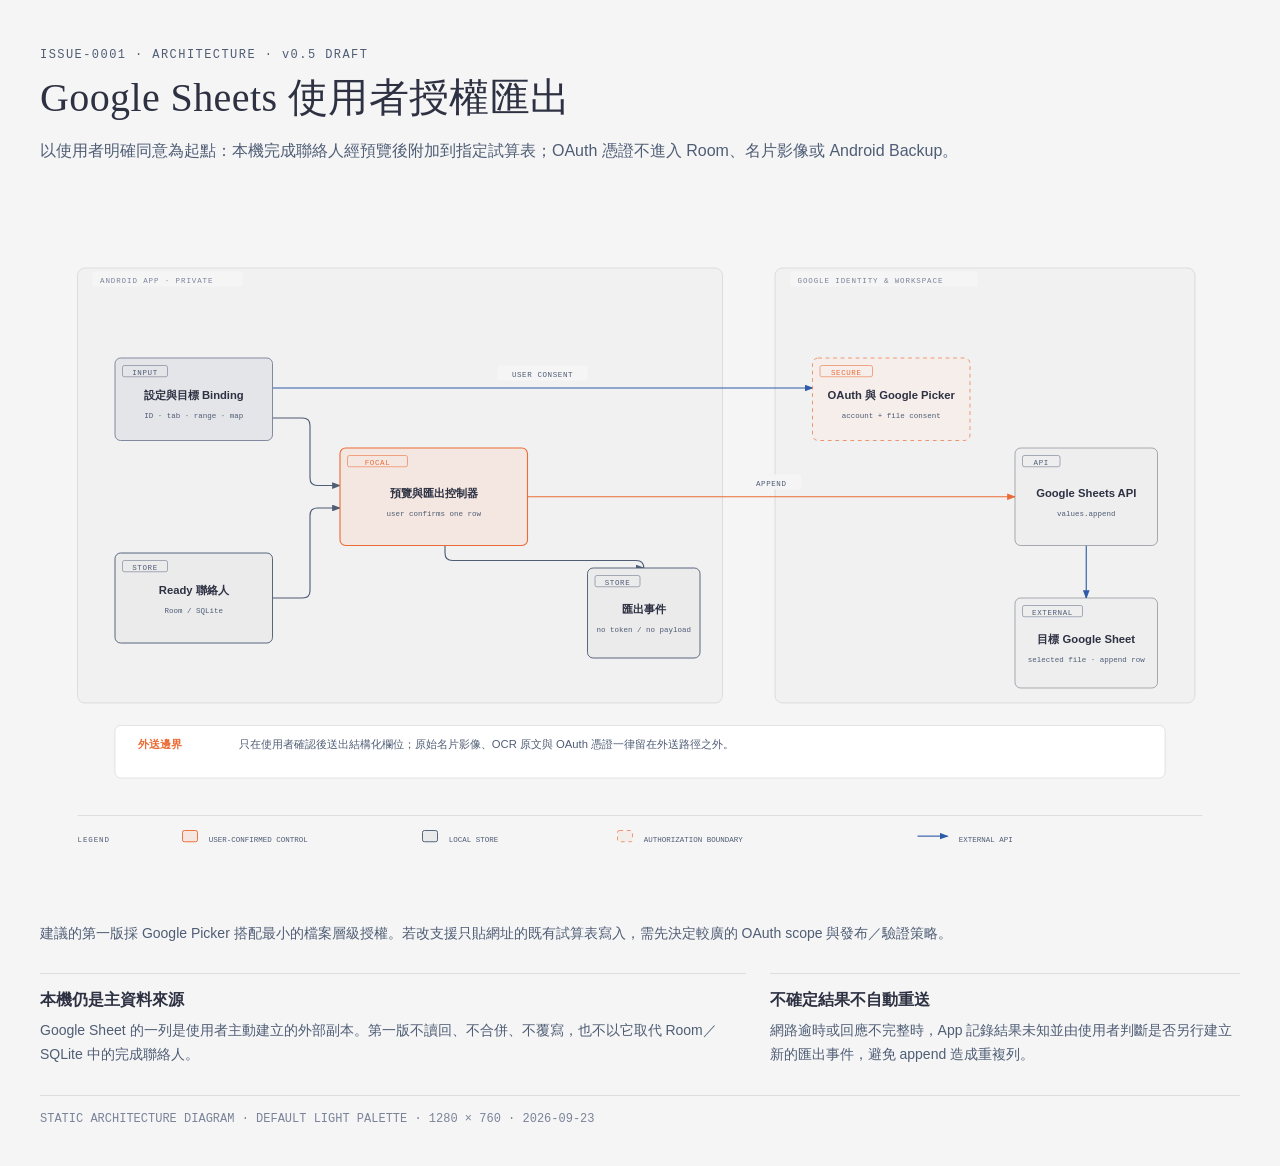
<file: Architecture/diagrams/AR-ISSUE-0001-google-sheets-integration-v0.5.html>
<!doctype html>
<html lang="zh-Hant">
<head>
  <meta charset="utf-8">
  <meta name="viewport" content="width=device-width, initial-scale=1">
  <title>Google Sheets 使用者授權匯出架構</title>
  <style>
    :root { --paper:#f5f5f5; --paper-2:#ffffff; --ink:#2d3142; --muted:#4f5d75; --soft:#7a8399; --rule:rgba(45,49,66,.12); --accent:#eb6c36; --accent-tint:rgba(235,108,54,.10); --link:#2e5aa8; }
    * { box-sizing:border-box; }
    body { margin:0; background:var(--paper); color:var(--ink); font-family:"Noto Sans TC","Microsoft JhengHei","Microsoft YaHei",Geist,Arial,sans-serif; }
    main { max-width:1360px; margin:0 auto; padding:48px 40px 40px; }
    .eyebrow { margin:0 0 8px; color:var(--muted); font:500 12px "Geist Mono", monospace; letter-spacing:.12em; }
    h1 { margin:0; font:400 40px "Noto Serif TC","PMingLiU","Noto Serif CJK TC","Instrument Serif",serif; letter-spacing:.01em; }
    .subtitle { max-width:920px; margin:12px 0 28px; color:var(--muted); font-size:16px; line-height:1.75; }
    figure { margin:0; }
    svg { display:block; width:100%; height:auto; }
    figcaption { margin-top:16px; color:var(--muted); font-size:14px; line-height:1.7; }
    .notes { display:grid; grid-template-columns:1.2fr .8fr; gap:24px; margin-top:28px; }
    .note { border-top:1px solid var(--rule); padding-top:16px; }
    .note h2 { margin:0 0 8px; font-size:16px; font-weight:600; }
    .note p { margin:0; color:var(--muted); font-size:14px; line-height:1.7; }
    footer { border-top:1px solid var(--rule); margin-top:28px; padding-top:16px; color:var(--soft); font:12px "Geist Mono", monospace; }
  </style>
</head>
<body>
  <main>
    <p class="eyebrow">ISSUE-0001 · ARCHITECTURE · v0.5 DRAFT</p>
    <h1>Google Sheets 使用者授權匯出</h1>
    <p class="subtitle">以使用者明確同意為起點：本機完成聯絡人經預覽後附加到指定試算表；OAuth 憑證不進入 Room、名片影像或 Android Backup。</p>

    <figure>
      <svg viewBox="0 0 1280 760" role="img" aria-labelledby="google-sheets-v05-title google-sheets-v05-desc">
        <title id="google-sheets-v05-title">Google Sheets 使用者授權匯出架構</title>
        <desc id="google-sheets-v05-desc">架構圖顯示 Android App 將本機完成聯絡人經使用者確認、Google OAuth 和 Sheets API 附加到選定試算表，並在本機保存不含憑證的匯出事件。</desc>
        <defs>
          <marker id="arrow" markerWidth="8" markerHeight="6" refX="7" refY="3" orient="auto"><polygon points="0 0, 8 3, 0 6" fill="#4f5d75"/></marker>
          <marker id="arrow-accent" markerWidth="8" markerHeight="6" refX="7" refY="3" orient="auto"><polygon points="0 0, 8 3, 0 6" fill="#eb6c36"/></marker>
          <marker id="arrow-link" markerWidth="8" markerHeight="6" refX="7" refY="3" orient="auto"><polygon points="0 0, 8 3, 0 6" fill="#2e5aa8"/></marker>
        </defs>

        <rect width="1280" height="760" fill="#f5f5f5"/>

        <!-- Trust zones -->
        <rect x="40" y="80" width="688" height="464" rx="8" fill="rgba(45,49,66,.02)" stroke="rgba(45,49,66,.12)" stroke-width="1"/>
        <rect x="56" y="84" width="160" height="16" rx="2" fill="#f5f5f5"/>
        <text x="64" y="96" fill="#7a8399" font-size="8" font-family="'Geist Mono', monospace" letter-spacing=".12em">ANDROID APP · PRIVATE</text>
        <rect x="784" y="80" width="448" height="464" rx="8" fill="rgba(45,49,66,.02)" stroke="rgba(45,49,66,.12)" stroke-width="1"/>
        <rect x="800" y="84" width="200" height="16" rx="2" fill="#f5f5f5"/>
        <text x="808" y="96" fill="#7a8399" font-size="8" font-family="'Geist Mono', monospace" letter-spacing=".12em">GOOGLE IDENTITY &amp; WORKSPACE</text>

        <!-- Connectors are intentionally before nodes. -->
        <line x1="248" y1="208" x2="824" y2="208" stroke="#2e5aa8" stroke-width="1.2" marker-end="url(#arrow-link)"/>
        <rect x="488" y="184" width="96" height="16" rx="2" fill="#f5f5f5"/>
        <text x="536" y="196" fill="#4f5d75" font-size="8" font-family="'Geist Mono', monospace" text-anchor="middle" letter-spacing=".08em">USER CONSENT</text>

        <path d="M 248,240 H 280 Q 288,240 288,248 V 304 Q 288,312 296,312 H 320" fill="none" stroke="#4f5d75" stroke-width="1.2" marker-end="url(#arrow)"/>
        <path d="M 248,432 H 280 Q 288,432 288,424 V 344 Q 288,336 296,336 H 320" fill="none" stroke="#4f5d75" stroke-width="1.2" marker-end="url(#arrow)"/>

        <line x1="520" y1="324" x2="1040" y2="324" stroke="#eb6c36" stroke-width="1.2" marker-end="url(#arrow-accent)"/>
        <rect x="748" y="300" width="64" height="16" rx="2" fill="#f5f5f5"/>
        <text x="780" y="312" fill="#4f5d75" font-size="8" font-family="'Geist Mono', monospace" text-anchor="middle" letter-spacing=".08em">APPEND</text>

        <path d="M 432,376 V 384 Q 432,392 440,392 H 636 Q 644,392 644,400 V 400" fill="none" stroke="#4f5d75" stroke-width="1.2" marker-end="url(#arrow)"/>
        <line x1="1116" y1="376" x2="1116" y2="432" stroke="#2e5aa8" stroke-width="1.2" marker-end="url(#arrow-link)"/>

        <!-- Android App nodes -->
        <rect x="80" y="176" width="168" height="88" rx="6" fill="#f5f5f5"/>
        <rect x="80" y="176" width="168" height="88" rx="6" fill="rgba(79,93,117,.10)" stroke="#7a8399" stroke-width="1"/>
        <rect x="88" y="184" width="48" height="12" rx="2" fill="transparent" stroke="rgba(79,93,117,.50)" stroke-width="1"/>
        <text x="112" y="194" fill="#4f5d75" font-size="8" font-family="'Geist Mono', monospace" text-anchor="middle" letter-spacing=".08em">INPUT</text>
        <text x="164" y="220" fill="#2d3142" font-size="12" font-weight="600" font-family="'Noto Sans TC', Geist, sans-serif" text-anchor="middle">設定與目標 Binding</text>
        <text x="164" y="240" fill="#4f5d75" font-size="8" font-family="'Geist Mono', monospace" text-anchor="middle">ID · tab · range · map</text>

        <rect x="80" y="384" width="168" height="96" rx="6" fill="#f5f5f5"/>
        <rect x="80" y="384" width="168" height="96" rx="6" fill="rgba(45,49,66,.05)" stroke="#4f5d75" stroke-width="1"/>
        <rect x="88" y="392" width="48" height="12" rx="2" fill="transparent" stroke="rgba(79,93,117,.50)" stroke-width="1"/>
        <text x="112" y="402" fill="#4f5d75" font-size="8" font-family="'Geist Mono', monospace" text-anchor="middle" letter-spacing=".08em">STORE</text>
        <text x="164" y="428" fill="#2d3142" font-size="12" font-weight="600" font-family="'Noto Sans TC', Geist, sans-serif" text-anchor="middle">Ready 聯絡人</text>
        <text x="164" y="448" fill="#4f5d75" font-size="8" font-family="'Geist Mono', monospace" text-anchor="middle">Room / SQLite</text>

        <rect x="320" y="272" width="200" height="104" rx="6" fill="#f5f5f5"/>
        <rect x="320" y="272" width="200" height="104" rx="6" fill="rgba(235,108,54,.10)" stroke="#eb6c36" stroke-width="1.2"/>
        <rect x="328" y="280" width="64" height="12" rx="2" fill="transparent" stroke="rgba(235,108,54,.60)" stroke-width="1"/>
        <text x="360" y="290" fill="#eb6c36" font-size="8" font-family="'Geist Mono', monospace" text-anchor="middle" letter-spacing=".08em">FOCAL</text>
        <text x="420" y="324" fill="#2d3142" font-size="12" font-weight="600" font-family="'Noto Sans TC', Geist, sans-serif" text-anchor="middle">預覽與匯出控制器</text>
        <text x="420" y="344" fill="#4f5d75" font-size="8" font-family="'Geist Mono', monospace" text-anchor="middle">user confirms one row</text>

        <rect x="584" y="400" width="120" height="96" rx="6" fill="#f5f5f5"/>
        <rect x="584" y="400" width="120" height="96" rx="6" fill="rgba(45,49,66,.05)" stroke="#4f5d75" stroke-width="1"/>
        <rect x="592" y="408" width="48" height="12" rx="2" fill="transparent" stroke="rgba(79,93,117,.50)" stroke-width="1"/>
        <text x="616" y="418" fill="#4f5d75" font-size="8" font-family="'Geist Mono', monospace" text-anchor="middle" letter-spacing=".08em">STORE</text>
        <text x="644" y="448" fill="#2d3142" font-size="12" font-weight="600" font-family="'Noto Sans TC', Geist, sans-serif" text-anchor="middle">匯出事件</text>
        <text x="644" y="468" fill="#4f5d75" font-size="8" font-family="'Geist Mono', monospace" text-anchor="middle">no token / no payload</text>

        <!-- Google Workspace nodes -->
        <rect x="824" y="176" width="168" height="88" rx="6" fill="#f5f5f5"/>
        <rect x="824" y="176" width="168" height="88" rx="6" fill="rgba(235,108,54,.05)" stroke="rgba(235,108,54,.72)" stroke-width="1" stroke-dasharray="4,4"/>
        <rect x="832" y="184" width="56" height="12" rx="2" fill="transparent" stroke="rgba(235,108,54,.60)" stroke-width="1"/>
        <text x="860" y="194" fill="#eb6c36" font-size="8" font-family="'Geist Mono', monospace" text-anchor="middle" letter-spacing=".08em">SECURE</text>
        <text x="908" y="220" fill="#2d3142" font-size="12" font-weight="600" font-family="'Noto Sans TC', Geist, sans-serif" text-anchor="middle">OAuth 與 Google Picker</text>
        <text x="908" y="240" fill="#4f5d75" font-size="8" font-family="'Geist Mono', monospace" text-anchor="middle">account + file consent</text>

        <rect x="1040" y="272" width="152" height="104" rx="6" fill="#f5f5f5"/>
        <rect x="1040" y="272" width="152" height="104" rx="6" fill="rgba(45,49,66,.03)" stroke="rgba(45,49,66,.40)" stroke-width="1"/>
        <rect x="1048" y="280" width="40" height="12" rx="2" fill="transparent" stroke="rgba(79,93,117,.50)" stroke-width="1"/>
        <text x="1068" y="290" fill="#4f5d75" font-size="8" font-family="'Geist Mono', monospace" text-anchor="middle" letter-spacing=".08em">API</text>
        <text x="1116" y="324" fill="#2d3142" font-size="12" font-weight="600" font-family="'Noto Sans TC', Geist, sans-serif" text-anchor="middle">Google Sheets API</text>
        <text x="1116" y="344" fill="#4f5d75" font-size="8" font-family="'Geist Mono', monospace" text-anchor="middle">values.append</text>

        <rect x="1040" y="432" width="152" height="96" rx="6" fill="#f5f5f5"/>
        <rect x="1040" y="432" width="152" height="96" rx="6" fill="rgba(45,49,66,.03)" stroke="rgba(45,49,66,.40)" stroke-width="1"/>
        <rect x="1048" y="440" width="64" height="12" rx="2" fill="transparent" stroke="rgba(79,93,117,.50)" stroke-width="1"/>
        <text x="1080" y="450" fill="#4f5d75" font-size="8" font-family="'Geist Mono', monospace" text-anchor="middle" letter-spacing=".08em">EXTERNAL</text>
        <text x="1116" y="480" fill="#2d3142" font-size="12" font-weight="600" font-family="'Noto Sans TC', Geist, sans-serif" text-anchor="middle">目標 Google Sheet</text>
        <text x="1116" y="500" fill="#4f5d75" font-size="8" font-family="'Geist Mono', monospace" text-anchor="middle">selected file · append row</text>

        <!-- Boundary statement -->
        <rect x="80" y="568" width="1120" height="56" rx="6" fill="#ffffff" stroke="rgba(45,49,66,.12)" stroke-width="1"/>
        <text x="104" y="592" fill="#eb6c36" font-size="12" font-weight="600" font-family="'Noto Sans TC', Geist, sans-serif">外送邊界</text>
        <text x="212" y="592" fill="#4f5d75" font-size="12" font-family="'Noto Sans TC', Geist, sans-serif">只在使用者確認後送出結構化欄位；原始名片影像、OCR 原文與 OAuth 憑證一律留在外送路徑之外。</text>

        <!-- Legend below diagram area -->
        <line x1="40" y1="664" x2="1240" y2="664" stroke="rgba(45,49,66,.12)" stroke-width="1"/>
        <text x="40" y="692" fill="#4f5d75" font-size="8" font-family="'Geist Mono', monospace" letter-spacing=".12em">LEGEND</text>
        <rect x="152" y="680" width="16" height="12" rx="2" fill="rgba(235,108,54,.10)" stroke="#eb6c36" stroke-width="1"/>
        <text x="180" y="692" fill="#4f5d75" font-size="8" font-family="'Geist Mono', monospace">USER-CONFIRMED CONTROL</text>
        <rect x="408" y="680" width="16" height="12" rx="2" fill="rgba(45,49,66,.05)" stroke="#4f5d75" stroke-width="1"/>
        <text x="436" y="692" fill="#4f5d75" font-size="8" font-family="'Geist Mono', monospace">LOCAL STORE</text>
        <rect x="616" y="680" width="16" height="12" rx="2" fill="rgba(235,108,54,.05)" stroke="rgba(235,108,54,.72)" stroke-width="1" stroke-dasharray="4,4"/>
        <text x="644" y="692" fill="#4f5d75" font-size="8" font-family="'Geist Mono', monospace">AUTHORIZATION BOUNDARY</text>
        <line x1="936" y1="686" x2="968" y2="686" stroke="#2e5aa8" stroke-width="1.2" marker-end="url(#arrow-link)"/>
        <text x="980" y="692" fill="#4f5d75" font-size="8" font-family="'Geist Mono', monospace">EXTERNAL API</text>
      </svg>
      <figcaption>建議的第一版採 Google Picker 搭配最小的檔案層級授權。若改支援只貼網址的既有試算表寫入，需先決定較廣的 OAuth scope 與發布／驗證策略。</figcaption>
    </figure>

    <section class="notes" aria-label="圖表補充說明">
      <article class="note">
        <h2>本機仍是主資料來源</h2>
        <p>Google Sheet 的一列是使用者主動建立的外部副本。第一版不讀回、不合併、不覆寫，也不以它取代 Room／SQLite 中的完成聯絡人。</p>
      </article>
      <article class="note">
        <h2>不確定結果不自動重送</h2>
        <p>網路逾時或回應不完整時，App 記錄結果未知並由使用者判斷是否另行建立新的匯出事件，避免 append 造成重複列。</p>
      </article>
    </section>

    <footer>STATIC ARCHITECTURE DIAGRAM · DEFAULT LIGHT PALETTE · 1280 × 760 · 2026-09-23</footer>
  </main>
</body>
</html>
</file>
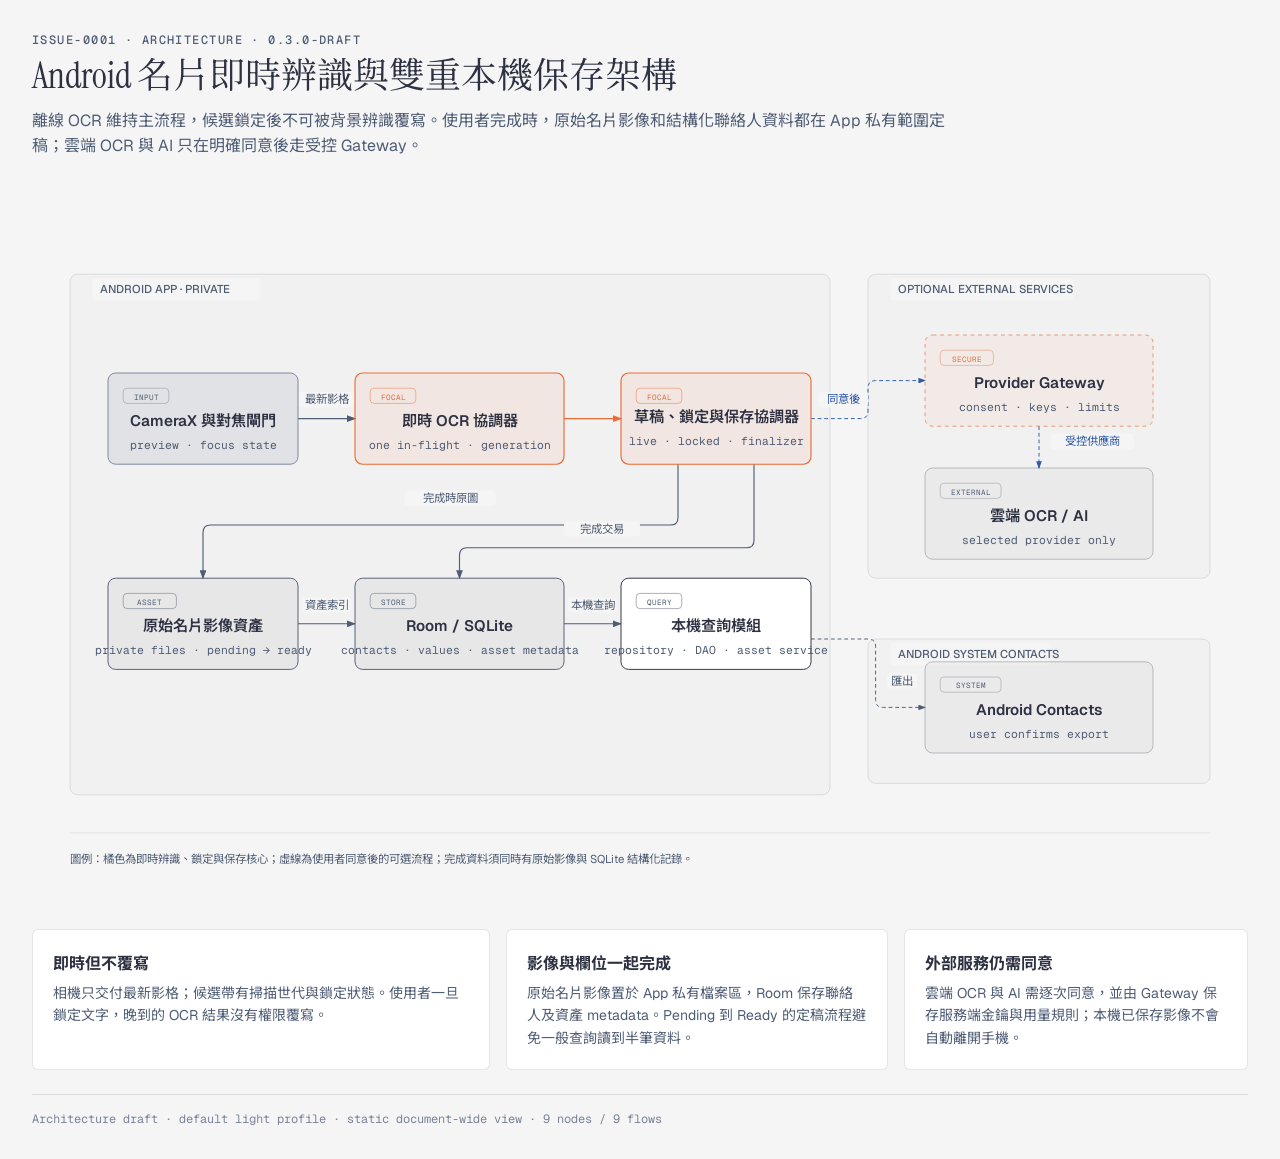
<file: Architecture/diagrams/AR-ISSUE-0001-system-architecture-v0.3.html>
<!doctype html>
<html lang="zh-Hant">
<head>
  <meta charset="utf-8">
  <meta name="viewport" content="width=device-width, initial-scale=1">
  <title>Android 名片辨識系統架構 v0.3</title>
  <link href="https://fonts.googleapis.com/css2?family=Instrument+Serif:ital@0;1&family=Geist:wght@400;500;600&family=Geist+Mono:wght@400;500;600&family=Noto+Sans+TC:wght@400;500;600&family=Noto+Serif+TC:wght@400&display=swap" rel="stylesheet">
  <style>
    :root {
      --paper: #f5f5f5;
      --ink: #2d3142;
      --muted: #4f5d75;
      --soft: #7a8399;
      --rule: rgba(45, 49, 66, 0.12);
      --accent: #eb6c36;
      --accent-tint: rgba(235, 108, 54, 0.08);
      --link: #2e5aa8;
    }

    * { box-sizing: border-box; }

    body {
      margin: 0;
      padding: 32px;
      color: var(--ink);
      background: var(--paper);
      font-family: "Geist", "Noto Sans TC", "Microsoft JhengHei", sans-serif;
    }

    main { width: min(1280px, 100%); margin: 0 auto; }

    .eyebrow {
      margin: 0 0 8px;
      color: var(--muted);
      font-family: "Geist Mono", monospace;
      font-size: 12px;
      font-weight: 500;
      letter-spacing: 0.12em;
    }

    h1 {
      margin: 0;
      font-family: "Instrument Serif", "Noto Serif TC", serif;
      font-size: 36px;
      font-weight: 400;
      line-height: 1.1;
    }

    .subtitle {
      max-width: 920px;
      margin: 12px 0 24px;
      color: var(--muted);
      font-size: 16px;
      line-height: 1.6;
    }

    svg { display: block; width: 100%; height: auto; }

    .summary {
      display: grid;
      grid-template-columns: 1.2fr 1fr 0.9fr;
      gap: 16px;
      margin-top: 24px;
    }

    .card {
      padding: 20px;
      background: #ffffff;
      border: 1px solid var(--rule);
      border-radius: 6px;
    }

    .card h2 { margin: 0 0 8px; font-size: 16px; }
    .card p { margin: 0; color: var(--muted); font-size: 14px; line-height: 1.6; }

    footer {
      margin-top: 24px;
      padding-top: 16px;
      border-top: 1px solid var(--rule);
      color: var(--soft);
      font-family: "Geist Mono", monospace;
      font-size: 12px;
    }

    @media (max-width: 760px) {
      body { padding: 16px; }
      h1 { font-size: 32px; }
      .summary { grid-template-columns: 1fr; }
    }
  </style>
</head>
<body>
  <main>
    <p class="eyebrow">ISSUE-0001 · ARCHITECTURE · 0.3.0-DRAFT</p>
    <h1>Android 名片即時辨識與雙重本機保存架構</h1>
    <p class="subtitle">離線 OCR 維持主流程，候選鎖定後不可被背景辨識覆寫。使用者完成時，原始名片影像和結構化聯絡人資料都在 App 私有範圍定稿；雲端 OCR 與 AI 只在明確同意後走受控 Gateway。</p>

    <svg viewBox="0 0 1280 760" role="img" aria-labelledby="ar-issue-0001-v03-title ar-issue-0001-v03-desc">
      <title id="ar-issue-0001-v03-title">Android 名片辨識與雙重本機保存架構</title>
      <desc id="ar-issue-0001-v03-desc">架構圖呈現 Android 相機、即時 OCR、欄位鎖定、私有原始影像、Room SQLite、可選雲端 Gateway 與 Android Contacts 的資料流和信任邊界。</desc>
      <defs>
        <marker id="ar-issue-0001-v03-arrow" markerWidth="8" markerHeight="6" refX="7" refY="3" orient="auto">
          <polygon points="0 0, 8 3, 0 6" fill="#4f5d75"/>
        </marker>
        <marker id="ar-issue-0001-v03-arrow-accent" markerWidth="8" markerHeight="6" refX="7" refY="3" orient="auto">
          <polygon points="0 0, 8 3, 0 6" fill="#eb6c36"/>
        </marker>
        <marker id="ar-issue-0001-v03-arrow-link" markerWidth="8" markerHeight="6" refX="7" refY="3" orient="auto">
          <polygon points="0 0, 8 3, 0 6" fill="#2e5aa8"/>
        </marker>
      </defs>

      <rect width="1280" height="760" fill="#f5f5f5"/>

      <rect x="40" y="96" width="800" height="548" rx="8" fill="rgba(45,49,66,0.02)" stroke="rgba(45,49,66,0.16)" stroke-width="0.8"/>
      <rect x="64" y="100" width="176" height="24" rx="4" fill="#f5f5f5"/>
      <text x="72" y="116" fill="#4f5d75" font-size="12" font-weight="500" font-family="'Geist', 'Noto Sans TC', sans-serif">ANDROID APP · PRIVATE</text>

      <rect x="880" y="96" width="360" height="320" rx="8" fill="rgba(45,49,66,0.02)" stroke="rgba(45,49,66,0.16)" stroke-width="0.8"/>
      <rect x="904" y="100" width="192" height="24" rx="4" fill="#f5f5f5"/>
      <text x="912" y="116" fill="#4f5d75" font-size="12" font-weight="500" font-family="'Geist', 'Noto Sans TC', sans-serif">OPTIONAL EXTERNAL SERVICES</text>

      <rect x="880" y="480" width="360" height="152" rx="8" fill="rgba(45,49,66,0.02)" stroke="rgba(45,49,66,0.16)" stroke-width="0.8"/>
      <rect x="904" y="484" width="168" height="24" rx="4" fill="#f5f5f5"/>
      <text x="912" y="500" fill="#4f5d75" font-size="12" font-weight="500" font-family="'Geist', 'Noto Sans TC', sans-serif">ANDROID SYSTEM CONTACTS</text>

      <!-- connectors: drawn before nodes -->
      <path d="M 280,248 H 340" fill="none" stroke="#4f5d75" stroke-width="1.2" marker-end="url(#ar-issue-0001-v03-arrow)"/>
      <rect x="280" y="220" width="60" height="16" rx="4" fill="#f5f5f5"/>
      <text x="310" y="232" fill="#4f5d75" font-size="12" font-family="'Geist', 'Noto Sans TC', sans-serif" text-anchor="middle">最新影格</text>

      <path d="M 560,248 H 620" fill="none" stroke="#eb6c36" stroke-width="1.2" marker-end="url(#ar-issue-0001-v03-arrow-accent)"/>

      <path d="M 680,296 V 352 Q 680,360 672,360 H 188 Q 180,360 180,368 V 416" fill="none" stroke="#4f5d75" stroke-width="1.2" marker-end="url(#ar-issue-0001-v03-arrow)"/>
      <rect x="392" y="324" width="96" height="16" rx="4" fill="#f5f5f5"/>
      <text x="440" y="336" fill="#4f5d75" font-size="12" font-family="'Geist', 'Noto Sans TC', sans-serif" text-anchor="middle">完成時原圖</text>

      <path d="M 760,296 V 376 Q 760,384 752,384 H 458 Q 450,384 450,392 V 416" fill="none" stroke="#4f5d75" stroke-width="1.2" marker-end="url(#ar-issue-0001-v03-arrow)"/>
      <rect x="560" y="356" width="80" height="16" rx="4" fill="#f5f5f5"/>
      <text x="600" y="368" fill="#4f5d75" font-size="12" font-family="'Geist', 'Noto Sans TC', sans-serif" text-anchor="middle">完成交易</text>

      <path d="M 280,464 H 340" fill="none" stroke="#4f5d75" stroke-width="1.2" marker-end="url(#ar-issue-0001-v03-arrow)"/>
      <rect x="284" y="436" width="52" height="16" rx="4" fill="#f5f5f5"/>
      <text x="310" y="448" fill="#4f5d75" font-size="12" font-family="'Geist', 'Noto Sans TC', sans-serif" text-anchor="middle">資產索引</text>

      <path d="M 560,464 H 620" fill="none" stroke="#4f5d75" stroke-width="1.2" marker-end="url(#ar-issue-0001-v03-arrow)"/>
      <rect x="564" y="436" width="52" height="16" rx="4" fill="#f5f5f5"/>
      <text x="590" y="448" fill="#4f5d75" font-size="12" font-family="'Geist', 'Noto Sans TC', sans-serif" text-anchor="middle">本機查詢</text>

      <path d="M 820,248 H 872 Q 880,248 880,240 V 216 Q 880,208 888,208 H 940" fill="none" stroke="#2e5aa8" stroke-width="1" stroke-dasharray="4,3" marker-end="url(#ar-issue-0001-v03-arrow-link)"/>
      <rect x="828" y="220" width="52" height="16" rx="4" fill="#f5f5f5"/>
      <text x="854" y="232" fill="#2e5aa8" font-size="12" font-family="'Geist', 'Noto Sans TC', sans-serif" text-anchor="middle">同意後</text>

      <path d="M 1060,256 V 300" fill="none" stroke="#2e5aa8" stroke-width="1" stroke-dasharray="4,3" marker-end="url(#ar-issue-0001-v03-arrow-link)"/>
      <rect x="1072" y="264" width="88" height="16" rx="4" fill="#f5f5f5"/>
      <text x="1116" y="276" fill="#2e5aa8" font-size="12" font-family="'Geist', 'Noto Sans TC', sans-serif" text-anchor="middle">受控供應商</text>

      <path d="M 820,480 H 880 Q 888,480 888,488 V 544 Q 888,552 896,552 H 940" fill="none" stroke="#4f5d75" stroke-width="1" stroke-dasharray="4,3" marker-end="url(#ar-issue-0001-v03-arrow)"/>
      <rect x="900" y="516" width="32" height="16" rx="4" fill="#f5f5f5"/>
      <text x="916" y="528" fill="#4f5d75" font-size="12" font-family="'Geist', 'Noto Sans TC', sans-serif" text-anchor="middle">匯出</text>

      <!-- Android App nodes -->
      <rect x="80" y="200" width="200" height="96" rx="8" fill="rgba(79,93,117,0.10)" stroke="#7a8399" stroke-width="1"/>
      <rect x="96" y="216" width="48" height="16" rx="4" fill="transparent" stroke="rgba(122,131,153,0.60)" stroke-width="0.8"/>
      <text x="120" y="228" fill="#4f5d75" font-size="8" font-family="'Geist Mono', monospace" text-anchor="middle">INPUT</text>
      <text x="180" y="256" fill="#2d3142" font-size="16" font-weight="600" font-family="'Geist', 'Noto Sans TC', sans-serif" text-anchor="middle">CameraX 與對焦閘門</text>
      <text x="180" y="280" fill="#4f5d75" font-size="12" font-family="'Geist Mono', monospace" text-anchor="middle">preview · focus state</text>

      <rect x="340" y="200" width="220" height="96" rx="8" fill="rgba(235,108,54,0.08)" stroke="#eb6c36" stroke-width="1.2"/>
      <rect x="356" y="216" width="48" height="16" rx="4" fill="transparent" stroke="rgba(235,108,54,0.60)" stroke-width="0.8"/>
      <text x="380" y="228" fill="#eb6c36" font-size="8" font-family="'Geist Mono', monospace" text-anchor="middle">FOCAL</text>
      <text x="450" y="256" fill="#2d3142" font-size="16" font-weight="600" font-family="'Geist', 'Noto Sans TC', sans-serif" text-anchor="middle">即時 OCR 協調器</text>
      <text x="450" y="280" fill="#4f5d75" font-size="12" font-family="'Geist Mono', monospace" text-anchor="middle">one in-flight · generation</text>

      <rect x="620" y="200" width="200" height="96" rx="8" fill="rgba(235,108,54,0.08)" stroke="#eb6c36" stroke-width="1.2"/>
      <rect x="636" y="216" width="48" height="16" rx="4" fill="transparent" stroke="rgba(235,108,54,0.60)" stroke-width="0.8"/>
      <text x="660" y="228" fill="#eb6c36" font-size="8" font-family="'Geist Mono', monospace" text-anchor="middle">FOCAL</text>
      <text x="720" y="252" fill="#2d3142" font-size="16" font-weight="600" font-family="'Geist', 'Noto Sans TC', sans-serif" text-anchor="middle">草稿、鎖定與保存協調器</text>
      <text x="720" y="276" fill="#4f5d75" font-size="12" font-family="'Geist Mono', monospace" text-anchor="middle">live · locked · finalizer</text>

      <rect x="80" y="416" width="200" height="96" rx="8" fill="rgba(45,49,66,0.05)" stroke="#4f5d75" stroke-width="1"/>
      <rect x="96" y="432" width="56" height="16" rx="4" fill="transparent" stroke="rgba(79,93,117,0.60)" stroke-width="0.8"/>
      <text x="124" y="444" fill="#4f5d75" font-size="8" font-family="'Geist Mono', monospace" text-anchor="middle">ASSET</text>
      <text x="180" y="472" fill="#2d3142" font-size="16" font-weight="600" font-family="'Geist', 'Noto Sans TC', sans-serif" text-anchor="middle">原始名片影像資產</text>
      <text x="180" y="496" fill="#4f5d75" font-size="12" font-family="'Geist Mono', monospace" text-anchor="middle">private files · pending → ready</text>

      <rect x="340" y="416" width="220" height="96" rx="8" fill="rgba(45,49,66,0.05)" stroke="#4f5d75" stroke-width="1"/>
      <rect x="356" y="432" width="48" height="16" rx="4" fill="transparent" stroke="rgba(79,93,117,0.60)" stroke-width="0.8"/>
      <text x="380" y="444" fill="#4f5d75" font-size="8" font-family="'Geist Mono', monospace" text-anchor="middle">STORE</text>
      <text x="450" y="472" fill="#2d3142" font-size="16" font-weight="600" font-family="'Geist', 'Noto Sans TC', sans-serif" text-anchor="middle">Room / SQLite</text>
      <text x="450" y="496" fill="#4f5d75" font-size="12" font-family="'Geist Mono', monospace" text-anchor="middle">contacts · values · asset metadata</text>

      <rect x="620" y="416" width="200" height="96" rx="8" fill="#ffffff" stroke="#2d3142" stroke-width="1"/>
      <rect x="636" y="432" width="48" height="16" rx="4" fill="transparent" stroke="rgba(45,49,66,0.50)" stroke-width="0.8"/>
      <text x="660" y="444" fill="#4f5d75" font-size="8" font-family="'Geist Mono', monospace" text-anchor="middle">QUERY</text>
      <text x="720" y="472" fill="#2d3142" font-size="16" font-weight="600" font-family="'Geist', 'Noto Sans TC', sans-serif" text-anchor="middle">本機查詢模組</text>
      <text x="720" y="496" fill="#4f5d75" font-size="12" font-family="'Geist Mono', monospace" text-anchor="middle">repository · DAO · asset service</text>

      <!-- Optional external nodes -->
      <rect x="940" y="160" width="240" height="96" rx="8" fill="rgba(235,108,54,0.05)" stroke="rgba(235,108,54,0.70)" stroke-width="1" stroke-dasharray="4,4"/>
      <rect x="956" y="176" width="56" height="16" rx="4" fill="transparent" stroke="rgba(235,108,54,0.50)" stroke-width="0.8"/>
      <text x="984" y="188" fill="#eb6c36" font-size="8" font-family="'Geist Mono', monospace" text-anchor="middle">SECURE</text>
      <text x="1060" y="216" fill="#2d3142" font-size="16" font-weight="600" font-family="'Geist', 'Noto Sans TC', sans-serif" text-anchor="middle">Provider Gateway</text>
      <text x="1060" y="240" fill="#4f5d75" font-size="12" font-family="'Geist Mono', monospace" text-anchor="middle">consent · keys · limits</text>

      <rect x="940" y="300" width="240" height="96" rx="8" fill="rgba(45,49,66,0.03)" stroke="rgba(45,49,66,0.30)" stroke-width="1"/>
      <rect x="956" y="316" width="64" height="16" rx="4" fill="transparent" stroke="rgba(45,49,66,0.30)" stroke-width="0.8"/>
      <text x="988" y="328" fill="#4f5d75" font-size="8" font-family="'Geist Mono', monospace" text-anchor="middle">EXTERNAL</text>
      <text x="1060" y="356" fill="#2d3142" font-size="16" font-weight="600" font-family="'Geist', 'Noto Sans TC', sans-serif" text-anchor="middle">雲端 OCR / AI</text>
      <text x="1060" y="380" fill="#4f5d75" font-size="12" font-family="'Geist Mono', monospace" text-anchor="middle">selected provider only</text>

      <rect x="940" y="504" width="240" height="96" rx="8" fill="rgba(45,49,66,0.03)" stroke="rgba(45,49,66,0.30)" stroke-width="1"/>
      <rect x="956" y="520" width="64" height="16" rx="4" fill="transparent" stroke="rgba(45,49,66,0.30)" stroke-width="0.8"/>
      <text x="988" y="532" fill="#4f5d75" font-size="8" font-family="'Geist Mono', monospace" text-anchor="middle">SYSTEM</text>
      <text x="1060" y="560" fill="#2d3142" font-size="16" font-weight="600" font-family="'Geist', 'Noto Sans TC', sans-serif" text-anchor="middle">Android Contacts</text>
      <text x="1060" y="584" fill="#4f5d75" font-size="12" font-family="'Geist Mono', monospace" text-anchor="middle">user confirms export</text>

      <line x1="40" y1="684" x2="1240" y2="684" stroke="rgba(45,49,66,0.12)" stroke-width="0.8"/>
      <text x="40" y="716" fill="#4f5d75" font-size="12" font-family="'Geist', 'Noto Sans TC', sans-serif">圖例：橘色為即時辨識、鎖定與保存核心；虛線為使用者同意後的可選流程；完成資料須同時有原始影像與 SQLite 結構化記錄。</text>
    </svg>

    <section class="summary" aria-label="架構摘要">
      <article class="card">
        <h2>即時但不覆寫</h2>
        <p>相機只交付最新影格；候選帶有掃描世代與鎖定狀態。使用者一旦鎖定文字，晚到的 OCR 結果沒有權限覆寫。</p>
      </article>
      <article class="card">
        <h2>影像與欄位一起完成</h2>
        <p>原始名片影像置於 App 私有檔案區，Room 保存聯絡人及資產 metadata。Pending 到 Ready 的定稿流程避免一般查詢讀到半筆資料。</p>
      </article>
      <article class="card">
        <h2>外部服務仍需同意</h2>
        <p>雲端 OCR 與 AI 需逐次同意，並由 Gateway 保存服務端金鑰與用量規則；本機已保存影像不會自動離開手機。</p>
      </article>
    </section>

    <footer>Architecture draft · default light profile · static document-wide view · 9 nodes / 9 flows</footer>
  </main>
</body>
</html>
</file>
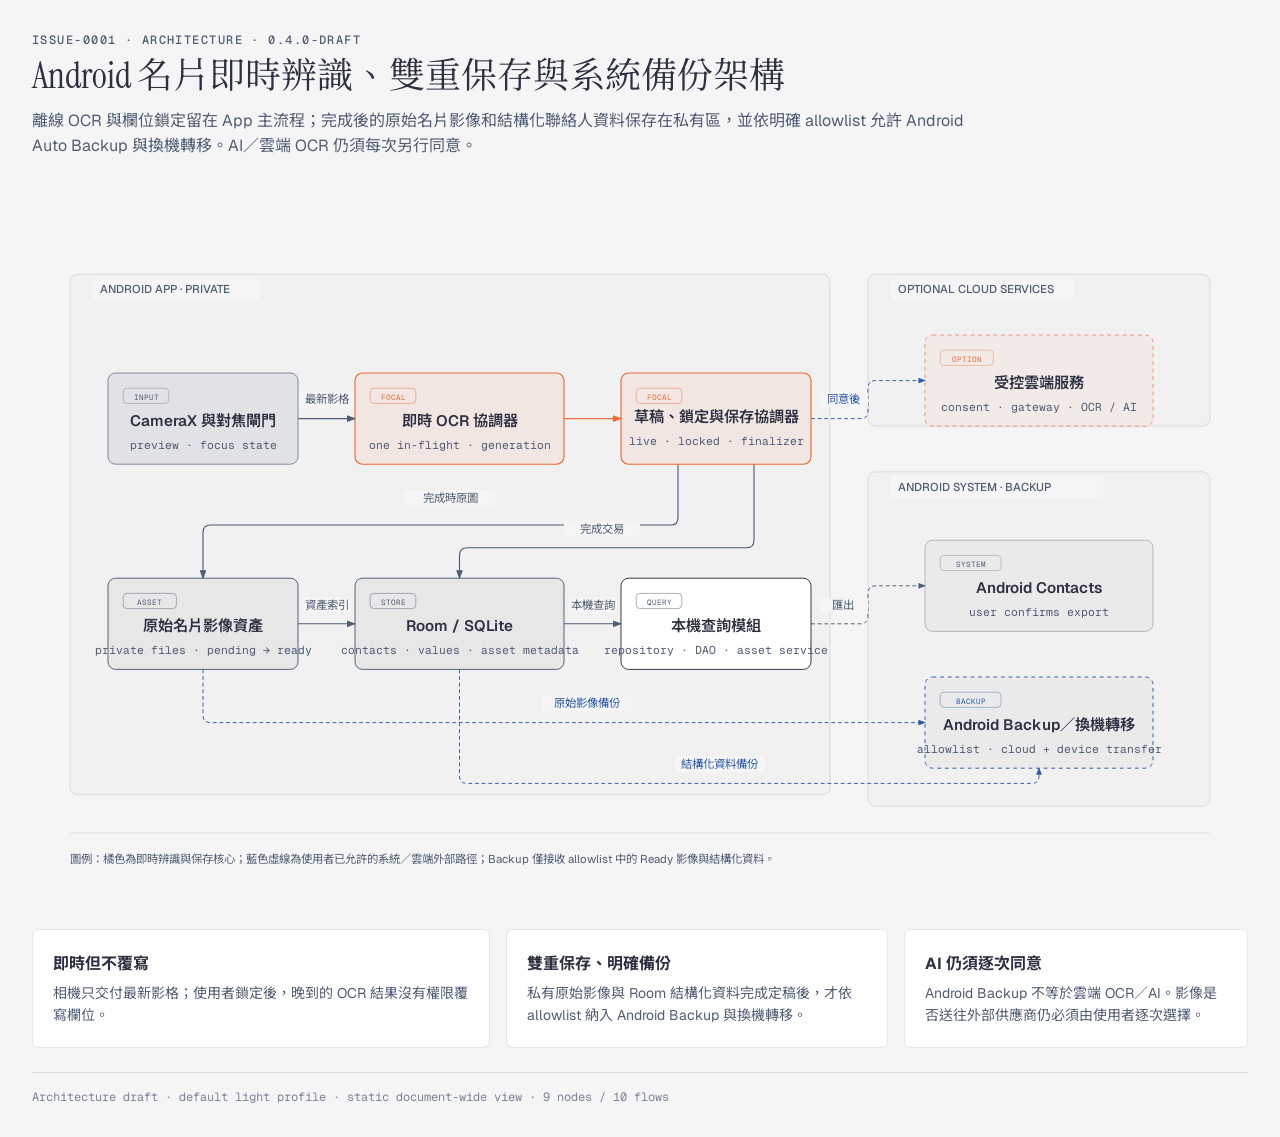
<file: Architecture/diagrams/AR-ISSUE-0001-system-architecture-v0.4.html>
<!doctype html>
<html lang="zh-Hant">
<head>
  <meta charset="utf-8">
  <meta name="viewport" content="width=device-width, initial-scale=1">
  <title>Android 名片辨識與備份架構 v0.4</title>
  <link href="https://fonts.googleapis.com/css2?family=Instrument+Serif:ital@0;1&family=Geist:wght@400;500;600&family=Geist+Mono:wght@400;500;600&family=Noto+Sans+TC:wght@400;500;600&family=Noto+Serif+TC:wght@400&display=swap" rel="stylesheet">
  <style>
    :root { --paper:#f5f5f5; --ink:#2d3142; --muted:#4f5d75; --soft:#7a8399; --rule:rgba(45,49,66,.12); --accent:#eb6c36; --link:#2e5aa8; }
    * { box-sizing:border-box; }
    body { margin:0; padding:32px; color:var(--ink); background:var(--paper); font-family:"Geist","Noto Sans TC","Microsoft JhengHei",sans-serif; }
    main { width:min(1280px,100%); margin:0 auto; }
    .eyebrow { margin:0 0 8px; color:var(--muted); font-family:"Geist Mono",monospace; font-size:12px; font-weight:500; letter-spacing:.12em; }
    h1 { margin:0; font-family:"Instrument Serif","Noto Serif TC",serif; font-size:36px; font-weight:400; line-height:1.1; }
    .subtitle { max-width:940px; margin:12px 0 24px; color:var(--muted); font-size:16px; line-height:1.6; }
    svg { display:block; width:100%; height:auto; }
    .summary { display:grid; grid-template-columns:1.2fr 1fr .9fr; gap:16px; margin-top:24px; }
    .card { padding:20px; background:#fff; border:1px solid var(--rule); border-radius:6px; }
    .card h2 { margin:0 0 8px; font-size:16px; }
    .card p { margin:0; color:var(--muted); font-size:14px; line-height:1.6; }
    footer { margin-top:24px; padding-top:16px; border-top:1px solid var(--rule); color:var(--soft); font-family:"Geist Mono",monospace; font-size:12px; }
    @media (max-width:760px) { body { padding:16px; } h1 { font-size:32px; } .summary { grid-template-columns:1fr; } }
  </style>
</head>
<body>
  <main>
    <p class="eyebrow">ISSUE-0001 · ARCHITECTURE · 0.4.0-DRAFT</p>
    <h1>Android 名片即時辨識、雙重保存與系統備份架構</h1>
    <p class="subtitle">離線 OCR 與欄位鎖定留在 App 主流程；完成後的原始名片影像和結構化聯絡人資料保存在私有區，並依明確 allowlist 允許 Android Auto Backup 與換機轉移。AI／雲端 OCR 仍須每次另行同意。</p>

    <svg viewBox="0 0 1280 760" role="img" aria-labelledby="ar-issue-0001-v04-title ar-issue-0001-v04-desc">
      <title id="ar-issue-0001-v04-title">Android 名片辨識、雙重保存與系統備份架構</title>
      <desc id="ar-issue-0001-v04-desc">架構圖呈現 Android 相機、即時 OCR、欄位鎖定、私有原始影像、Room SQLite、可選雲端服務、Android Contacts 與 Android Backup 裝置轉移的資料流和信任邊界。</desc>
      <defs>
        <marker id="ar-issue-0001-v04-arrow" markerWidth="8" markerHeight="6" refX="7" refY="3" orient="auto"><polygon points="0 0, 8 3, 0 6" fill="#4f5d75"/></marker>
        <marker id="ar-issue-0001-v04-arrow-accent" markerWidth="8" markerHeight="6" refX="7" refY="3" orient="auto"><polygon points="0 0, 8 3, 0 6" fill="#eb6c36"/></marker>
        <marker id="ar-issue-0001-v04-arrow-link" markerWidth="8" markerHeight="6" refX="7" refY="3" orient="auto"><polygon points="0 0, 8 3, 0 6" fill="#2e5aa8"/></marker>
      </defs>

      <rect width="1280" height="760" fill="#f5f5f5"/>

      <rect x="40" y="96" width="800" height="548" rx="8" fill="rgba(45,49,66,.02)" stroke="rgba(45,49,66,.16)" stroke-width=".8"/>
      <rect x="64" y="100" width="176" height="24" rx="4" fill="#f5f5f5"/>
      <text x="72" y="116" fill="#4f5d75" font-size="12" font-weight="500" font-family="'Geist','Noto Sans TC',sans-serif">ANDROID APP · PRIVATE</text>

      <rect x="880" y="96" width="360" height="160" rx="8" fill="rgba(45,49,66,.02)" stroke="rgba(45,49,66,.16)" stroke-width=".8"/>
      <rect x="904" y="100" width="192" height="24" rx="4" fill="#f5f5f5"/>
      <text x="912" y="116" fill="#4f5d75" font-size="12" font-weight="500" font-family="'Geist','Noto Sans TC',sans-serif">OPTIONAL CLOUD SERVICES</text>

      <rect x="880" y="304" width="360" height="352" rx="8" fill="rgba(45,49,66,.02)" stroke="rgba(45,49,66,.16)" stroke-width=".8"/>
      <rect x="904" y="308" width="224" height="24" rx="4" fill="#f5f5f5"/>
      <text x="912" y="324" fill="#4f5d75" font-size="12" font-weight="500" font-family="'Geist','Noto Sans TC',sans-serif">ANDROID SYSTEM · BACKUP</text>

      <!-- connectors: drawn before nodes -->
      <path d="M 280,248 H 340" fill="none" stroke="#4f5d75" stroke-width="1.2" marker-end="url(#ar-issue-0001-v04-arrow)"/>
      <rect x="280" y="220" width="60" height="16" rx="4" fill="#f5f5f5"/>
      <text x="310" y="232" fill="#4f5d75" font-size="12" font-family="'Geist','Noto Sans TC',sans-serif" text-anchor="middle">最新影格</text>

      <path d="M 560,248 H 620" fill="none" stroke="#eb6c36" stroke-width="1.2" marker-end="url(#ar-issue-0001-v04-arrow-accent)"/>

      <path d="M 680,296 V 352 Q 680,360 672,360 H 188 Q 180,360 180,368 V 416" fill="none" stroke="#4f5d75" stroke-width="1.2" marker-end="url(#ar-issue-0001-v04-arrow)"/>
      <rect x="392" y="324" width="96" height="16" rx="4" fill="#f5f5f5"/>
      <text x="440" y="336" fill="#4f5d75" font-size="12" font-family="'Geist','Noto Sans TC',sans-serif" text-anchor="middle">完成時原圖</text>

      <path d="M 760,296 V 376 Q 760,384 752,384 H 458 Q 450,384 450,392 V 416" fill="none" stroke="#4f5d75" stroke-width="1.2" marker-end="url(#ar-issue-0001-v04-arrow)"/>
      <rect x="560" y="356" width="80" height="16" rx="4" fill="#f5f5f5"/>
      <text x="600" y="368" fill="#4f5d75" font-size="12" font-family="'Geist','Noto Sans TC',sans-serif" text-anchor="middle">完成交易</text>

      <path d="M 280,464 H 340" fill="none" stroke="#4f5d75" stroke-width="1.2" marker-end="url(#ar-issue-0001-v04-arrow)"/>
      <rect x="284" y="436" width="52" height="16" rx="4" fill="#f5f5f5"/>
      <text x="310" y="448" fill="#4f5d75" font-size="12" font-family="'Geist','Noto Sans TC',sans-serif" text-anchor="middle">資產索引</text>

      <path d="M 560,464 H 620" fill="none" stroke="#4f5d75" stroke-width="1.2" marker-end="url(#ar-issue-0001-v04-arrow)"/>
      <rect x="564" y="436" width="52" height="16" rx="4" fill="#f5f5f5"/>
      <text x="590" y="448" fill="#4f5d75" font-size="12" font-family="'Geist','Noto Sans TC',sans-serif" text-anchor="middle">本機查詢</text>

      <path d="M 820,248 H 872 Q 880,248 880,240 V 216 Q 880,208 888,208 H 940" fill="none" stroke="#2e5aa8" stroke-width="1" stroke-dasharray="4,3" marker-end="url(#ar-issue-0001-v04-arrow-link)"/>
      <rect x="828" y="220" width="52" height="16" rx="4" fill="#f5f5f5"/>
      <text x="854" y="232" fill="#2e5aa8" font-size="12" font-family="'Geist','Noto Sans TC',sans-serif" text-anchor="middle">同意後</text>

      <path d="M 820,464 H 872 Q 880,464 880,456 V 432 Q 880,424 888,424 H 940" fill="none" stroke="#4f5d75" stroke-width="1" stroke-dasharray="4,3" marker-end="url(#ar-issue-0001-v04-arrow)"/>
      <rect x="828" y="436" width="52" height="16" rx="4" fill="#f5f5f5"/>
      <text x="854" y="448" fill="#4f5d75" font-size="12" font-family="'Geist','Noto Sans TC',sans-serif" text-anchor="middle">匯出</text>

      <path d="M 180,512 V 560 Q 180,568 188,568 H 940" fill="none" stroke="#2e5aa8" stroke-width="1" stroke-dasharray="4,3" marker-end="url(#ar-issue-0001-v04-arrow-link)"/>
      <rect x="536" y="540" width="96" height="16" rx="4" fill="#f5f5f5"/>
      <text x="584" y="552" fill="#2e5aa8" font-size="12" font-family="'Geist','Noto Sans TC',sans-serif" text-anchor="middle">原始影像備份</text>

      <path d="M 450,512 V 624 Q 450,632 458,632 H 1052 Q 1060,632 1060,624 V 616" fill="none" stroke="#2e5aa8" stroke-width="1" stroke-dasharray="4,3" marker-end="url(#ar-issue-0001-v04-arrow-link)"/>
      <rect x="676" y="604" width="96" height="16" rx="4" fill="#f5f5f5"/>
      <text x="724" y="616" fill="#2e5aa8" font-size="12" font-family="'Geist','Noto Sans TC',sans-serif" text-anchor="middle">結構化資料備份</text>

      <!-- Android App nodes -->
      <rect x="80" y="200" width="200" height="96" rx="8" fill="rgba(79,93,117,.10)" stroke="#7a8399" stroke-width="1"/>
      <rect x="96" y="216" width="48" height="16" rx="4" fill="transparent" stroke="rgba(122,131,153,.60)" stroke-width=".8"/>
      <text x="120" y="228" fill="#4f5d75" font-size="8" font-family="'Geist Mono',monospace" text-anchor="middle">INPUT</text>
      <text x="180" y="256" fill="#2d3142" font-size="16" font-weight="600" font-family="'Geist','Noto Sans TC',sans-serif" text-anchor="middle">CameraX 與對焦閘門</text>
      <text x="180" y="280" fill="#4f5d75" font-size="12" font-family="'Geist Mono',monospace" text-anchor="middle">preview · focus state</text>

      <rect x="340" y="200" width="220" height="96" rx="8" fill="rgba(235,108,54,.08)" stroke="#eb6c36" stroke-width="1.2"/>
      <rect x="356" y="216" width="48" height="16" rx="4" fill="transparent" stroke="rgba(235,108,54,.60)" stroke-width=".8"/>
      <text x="380" y="228" fill="#eb6c36" font-size="8" font-family="'Geist Mono',monospace" text-anchor="middle">FOCAL</text>
      <text x="450" y="256" fill="#2d3142" font-size="16" font-weight="600" font-family="'Geist','Noto Sans TC',sans-serif" text-anchor="middle">即時 OCR 協調器</text>
      <text x="450" y="280" fill="#4f5d75" font-size="12" font-family="'Geist Mono',monospace" text-anchor="middle">one in-flight · generation</text>

      <rect x="620" y="200" width="200" height="96" rx="8" fill="rgba(235,108,54,.08)" stroke="#eb6c36" stroke-width="1.2"/>
      <rect x="636" y="216" width="48" height="16" rx="4" fill="transparent" stroke="rgba(235,108,54,.60)" stroke-width=".8"/>
      <text x="660" y="228" fill="#eb6c36" font-size="8" font-family="'Geist Mono',monospace" text-anchor="middle">FOCAL</text>
      <text x="720" y="252" fill="#2d3142" font-size="16" font-weight="600" font-family="'Geist','Noto Sans TC',sans-serif" text-anchor="middle">草稿、鎖定與保存協調器</text>
      <text x="720" y="276" fill="#4f5d75" font-size="12" font-family="'Geist Mono',monospace" text-anchor="middle">live · locked · finalizer</text>

      <rect x="80" y="416" width="200" height="96" rx="8" fill="rgba(45,49,66,.05)" stroke="#4f5d75" stroke-width="1"/>
      <rect x="96" y="432" width="56" height="16" rx="4" fill="transparent" stroke="rgba(79,93,117,.60)" stroke-width=".8"/>
      <text x="124" y="444" fill="#4f5d75" font-size="8" font-family="'Geist Mono',monospace" text-anchor="middle">ASSET</text>
      <text x="180" y="472" fill="#2d3142" font-size="16" font-weight="600" font-family="'Geist','Noto Sans TC',sans-serif" text-anchor="middle">原始名片影像資產</text>
      <text x="180" y="496" fill="#4f5d75" font-size="12" font-family="'Geist Mono',monospace" text-anchor="middle">private files · pending → ready</text>

      <rect x="340" y="416" width="220" height="96" rx="8" fill="rgba(45,49,66,.05)" stroke="#4f5d75" stroke-width="1"/>
      <rect x="356" y="432" width="48" height="16" rx="4" fill="transparent" stroke="rgba(79,93,117,.60)" stroke-width=".8"/>
      <text x="380" y="444" fill="#4f5d75" font-size="8" font-family="'Geist Mono',monospace" text-anchor="middle">STORE</text>
      <text x="450" y="472" fill="#2d3142" font-size="16" font-weight="600" font-family="'Geist','Noto Sans TC',sans-serif" text-anchor="middle">Room / SQLite</text>
      <text x="450" y="496" fill="#4f5d75" font-size="12" font-family="'Geist Mono',monospace" text-anchor="middle">contacts · values · asset metadata</text>

      <rect x="620" y="416" width="200" height="96" rx="8" fill="#fff" stroke="#2d3142" stroke-width="1"/>
      <rect x="636" y="432" width="48" height="16" rx="4" fill="transparent" stroke="rgba(45,49,66,.50)" stroke-width=".8"/>
      <text x="660" y="444" fill="#4f5d75" font-size="8" font-family="'Geist Mono',monospace" text-anchor="middle">QUERY</text>
      <text x="720" y="472" fill="#2d3142" font-size="16" font-weight="600" font-family="'Geist','Noto Sans TC',sans-serif" text-anchor="middle">本機查詢模組</text>
      <text x="720" y="496" fill="#4f5d75" font-size="12" font-family="'Geist Mono',monospace" text-anchor="middle">repository · DAO · asset service</text>

      <!-- Optional cloud node -->
      <rect x="940" y="160" width="240" height="96" rx="8" fill="rgba(235,108,54,.05)" stroke="rgba(235,108,54,.70)" stroke-width="1" stroke-dasharray="4,4"/>
      <rect x="956" y="176" width="56" height="16" rx="4" fill="transparent" stroke="rgba(235,108,54,.50)" stroke-width=".8"/>
      <text x="984" y="188" fill="#eb6c36" font-size="8" font-family="'Geist Mono',monospace" text-anchor="middle">OPTION</text>
      <text x="1060" y="216" fill="#2d3142" font-size="16" font-weight="600" font-family="'Geist','Noto Sans TC',sans-serif" text-anchor="middle">受控雲端服務</text>
      <text x="1060" y="240" fill="#4f5d75" font-size="12" font-family="'Geist Mono',monospace" text-anchor="middle">consent · gateway · OCR / AI</text>

      <!-- Android system nodes -->
      <rect x="940" y="376" width="240" height="96" rx="8" fill="rgba(45,49,66,.03)" stroke="rgba(45,49,66,.30)" stroke-width="1"/>
      <rect x="956" y="392" width="64" height="16" rx="4" fill="transparent" stroke="rgba(45,49,66,.30)" stroke-width=".8"/>
      <text x="988" y="404" fill="#4f5d75" font-size="8" font-family="'Geist Mono',monospace" text-anchor="middle">SYSTEM</text>
      <text x="1060" y="432" fill="#2d3142" font-size="16" font-weight="600" font-family="'Geist','Noto Sans TC',sans-serif" text-anchor="middle">Android Contacts</text>
      <text x="1060" y="456" fill="#4f5d75" font-size="12" font-family="'Geist Mono',monospace" text-anchor="middle">user confirms export</text>

      <rect x="940" y="520" width="240" height="96" rx="8" fill="rgba(45,49,66,.03)" stroke="#2e5aa8" stroke-width="1" stroke-dasharray="4,4"/>
      <rect x="956" y="536" width="64" height="16" rx="4" fill="transparent" stroke="rgba(46,90,168,.50)" stroke-width=".8"/>
      <text x="988" y="548" fill="#2e5aa8" font-size="8" font-family="'Geist Mono',monospace" text-anchor="middle">BACKUP</text>
      <text x="1060" y="576" fill="#2d3142" font-size="16" font-weight="600" font-family="'Geist','Noto Sans TC',sans-serif" text-anchor="middle">Android Backup／換機轉移</text>
      <text x="1060" y="600" fill="#4f5d75" font-size="12" font-family="'Geist Mono',monospace" text-anchor="middle">allowlist · cloud + device transfer</text>

      <line x1="40" y1="684" x2="1240" y2="684" stroke="rgba(45,49,66,.12)" stroke-width=".8"/>
      <text x="40" y="716" fill="#4f5d75" font-size="12" font-family="'Geist','Noto Sans TC',sans-serif">圖例：橘色為即時辨識與保存核心；藍色虛線為使用者已允許的系統／雲端外部路徑；Backup 僅接收 allowlist 中的 Ready 影像與結構化資料。</text>
    </svg>

    <section class="summary" aria-label="架構摘要">
      <article class="card"><h2>即時但不覆寫</h2><p>相機只交付最新影格；使用者鎖定後，晚到的 OCR 結果沒有權限覆寫欄位。</p></article>
      <article class="card"><h2>雙重保存、明確備份</h2><p>私有原始影像與 Room 結構化資料完成定稿後，才依 allowlist 納入 Android Backup 與換機轉移。</p></article>
      <article class="card"><h2>AI 仍須逐次同意</h2><p>Android Backup 不等於雲端 OCR／AI。影像是否送往外部供應商仍必須由使用者逐次選擇。</p></article>
    </section>

    <footer>Architecture draft · default light profile · static document-wide view · 9 nodes / 10 flows</footer>
  </main>
</body>
</html>
</file>
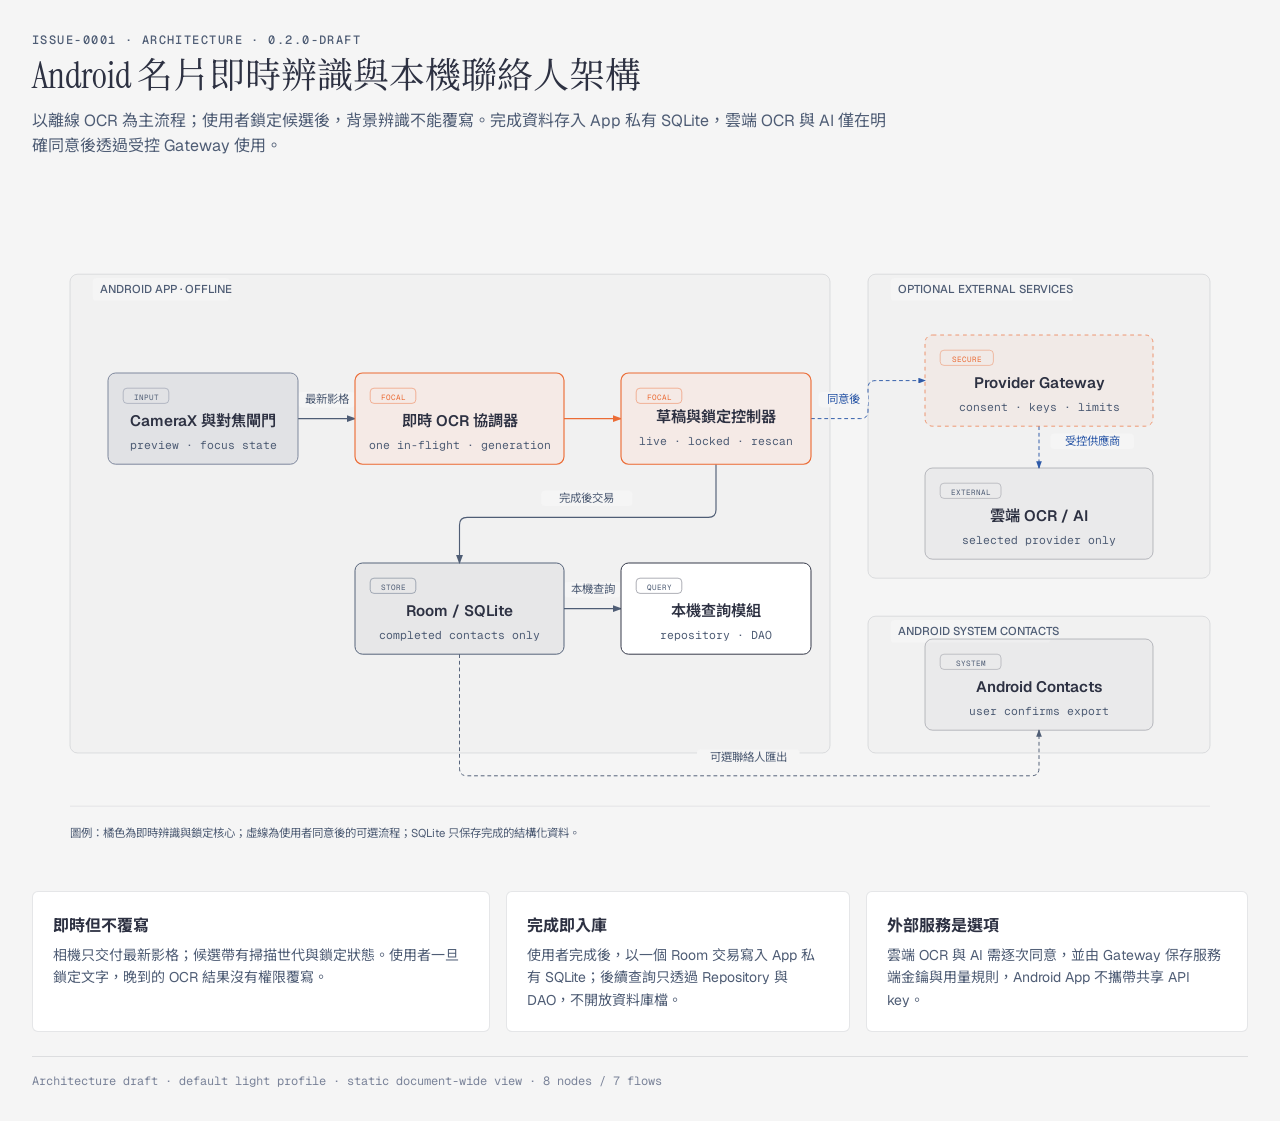
<file: Architecture/diagrams/AR-ISSUE-0001-system-architecture.html>
<!doctype html>
<html lang="zh-Hant">
<head>
  <meta charset="utf-8">
  <meta name="viewport" content="width=device-width, initial-scale=1">
  <title>Android 名片辨識系統架構</title>
  <link href="https://fonts.googleapis.com/css2?family=Instrument+Serif:ital@0;1&family=Geist:wght@400;500;600&family=Geist+Mono:wght@400;500;600&family=Noto+Sans+TC:wght@400;500;600&family=Noto+Serif+TC:wght@400&display=swap" rel="stylesheet">
  <style>
    :root {
      --paper: #f5f5f5;
      --ink: #2d3142;
      --muted: #4f5d75;
      --soft: #7a8399;
      --rule: rgba(45, 49, 66, 0.12);
      --accent: #eb6c36;
      --accent-tint: rgba(235, 108, 54, 0.08);
      --link: #2e5aa8;
    }

    * { box-sizing: border-box; }

    body {
      margin: 0;
      padding: 32px;
      color: var(--ink);
      background: var(--paper);
      font-family: "Geist", "Noto Sans TC", "Microsoft JhengHei", sans-serif;
    }

    main {
      width: min(1280px, 100%);
      margin: 0 auto;
    }

    .eyebrow {
      margin: 0 0 8px;
      color: var(--muted);
      font-family: "Geist Mono", monospace;
      font-size: 12px;
      font-weight: 500;
      letter-spacing: 0.12em;
    }

    h1 {
      margin: 0;
      font-family: "Instrument Serif", "Noto Serif TC", serif;
      font-size: 36px;
      font-weight: 400;
      line-height: 1.1;
    }

    .subtitle {
      max-width: 860px;
      margin: 12px 0 24px;
      color: var(--muted);
      font-size: 16px;
      line-height: 1.6;
    }

    svg {
      display: block;
      width: 100%;
      height: auto;
    }

    .summary {
      display: grid;
      grid-template-columns: 1.2fr 0.9fr 1fr;
      gap: 16px;
      margin-top: 24px;
    }

    .card {
      padding: 20px;
      background: #ffffff;
      border: 1px solid var(--rule);
      border-radius: 6px;
    }

    .card h2 {
      margin: 0 0 8px;
      font-size: 16px;
    }

    .card p {
      margin: 0;
      color: var(--muted);
      font-size: 14px;
      line-height: 1.6;
    }

    footer {
      margin-top: 24px;
      padding-top: 16px;
      border-top: 1px solid var(--rule);
      color: var(--soft);
      font-family: "Geist Mono", monospace;
      font-size: 12px;
    }

    @media (max-width: 760px) {
      body { padding: 16px; }
      h1 { font-size: 32px; }
      .summary { grid-template-columns: 1fr; }
    }
  </style>
</head>
<body>
  <main>
    <p class="eyebrow">ISSUE-0001 · ARCHITECTURE · 0.2.0-DRAFT</p>
    <h1>Android 名片即時辨識與本機聯絡人架構</h1>
    <p class="subtitle">以離線 OCR 為主流程；使用者鎖定候選後，背景辨識不能覆寫。完成資料存入 App 私有 SQLite，雲端 OCR 與 AI 僅在明確同意後透過受控 Gateway 使用。</p>

    <svg viewBox="0 0 1280 720" role="img" aria-labelledby="ar-issue-0001-title ar-issue-0001-desc">
      <title id="ar-issue-0001-title">Android 名片即時辨識與本機聯絡人架構</title>
      <desc id="ar-issue-0001-desc">架構圖呈現 Android 相機、即時 OCR、欄位鎖定、Room SQLite、可選雲端 Gateway 與 Android Contacts 的資料流和信任邊界。</desc>
      <defs>
        <marker id="ar-issue-0001-arrow" markerWidth="8" markerHeight="6" refX="7" refY="3" orient="auto">
          <polygon points="0 0, 8 3, 0 6" fill="#4f5d75"/>
        </marker>
        <marker id="ar-issue-0001-arrow-accent" markerWidth="8" markerHeight="6" refX="7" refY="3" orient="auto">
          <polygon points="0 0, 8 3, 0 6" fill="#eb6c36"/>
        </marker>
        <marker id="ar-issue-0001-arrow-link" markerWidth="8" markerHeight="6" refX="7" refY="3" orient="auto">
          <polygon points="0 0, 8 3, 0 6" fill="#2e5aa8"/>
        </marker>
      </defs>

      <rect width="1280" height="720" fill="#f5f5f5"/>

      <rect x="40" y="96" width="800" height="504" rx="8" fill="rgba(45,49,66,0.02)" stroke="rgba(45,49,66,0.16)" stroke-width="0.8"/>
      <rect x="64" y="100" width="144" height="24" rx="4" fill="#f5f5f5"/>
      <text x="72" y="116" fill="#4f5d75" font-size="12" font-weight="500" font-family="'Geist', 'Noto Sans TC', sans-serif">ANDROID APP · OFFLINE</text>

      <rect x="880" y="96" width="360" height="320" rx="8" fill="rgba(45,49,66,0.02)" stroke="rgba(45,49,66,0.16)" stroke-width="0.8"/>
      <rect x="904" y="100" width="192" height="24" rx="4" fill="#f5f5f5"/>
      <text x="912" y="116" fill="#4f5d75" font-size="12" font-weight="500" font-family="'Geist', 'Noto Sans TC', sans-serif">OPTIONAL EXTERNAL SERVICES</text>

      <rect x="880" y="456" width="360" height="144" rx="8" fill="rgba(45,49,66,0.02)" stroke="rgba(45,49,66,0.16)" stroke-width="0.8"/>
      <rect x="904" y="460" width="168" height="24" rx="4" fill="#f5f5f5"/>
      <text x="912" y="476" fill="#4f5d75" font-size="12" font-weight="500" font-family="'Geist', 'Noto Sans TC', sans-serif">ANDROID SYSTEM CONTACTS</text>

      <path d="M 280,248 H 340" fill="none" stroke="#4f5d75" stroke-width="1.2" marker-end="url(#ar-issue-0001-arrow)"/>
      <rect x="280" y="220" width="60" height="16" rx="4" fill="#f5f5f5"/>
      <text x="310" y="232" fill="#4f5d75" font-size="12" font-family="'Geist', 'Noto Sans TC', sans-serif" text-anchor="middle">最新影格</text>

      <path d="M 560,248 H 620" fill="none" stroke="#eb6c36" stroke-width="1.2" marker-end="url(#ar-issue-0001-arrow-accent)"/>

      <path d="M 720,296 V 344 Q 720,352 712,352 H 458 Q 450,352 450,360 V 400" fill="none" stroke="#4f5d75" stroke-width="1.2" marker-end="url(#ar-issue-0001-arrow)"/>
      <rect x="536" y="324" width="96" height="16" rx="4" fill="#f5f5f5"/>
      <text x="584" y="336" fill="#4f5d75" font-size="12" font-family="'Geist', 'Noto Sans TC', sans-serif" text-anchor="middle">完成後交易</text>

      <path d="M 560,448 H 620" fill="none" stroke="#4f5d75" stroke-width="1.2" marker-end="url(#ar-issue-0001-arrow)"/>
      <rect x="560" y="420" width="60" height="16" rx="4" fill="#f5f5f5"/>
      <text x="590" y="432" fill="#4f5d75" font-size="12" font-family="'Geist', 'Noto Sans TC', sans-serif" text-anchor="middle">本機查詢</text>

      <path d="M 820,248 H 872 Q 880,248 880,240 V 216 Q 880,208 888,208 H 940" fill="none" stroke="#2e5aa8" stroke-width="1" stroke-dasharray="4,3" marker-end="url(#ar-issue-0001-arrow-link)"/>
      <rect x="828" y="220" width="52" height="16" rx="4" fill="#f5f5f5"/>
      <text x="854" y="232" fill="#2e5aa8" font-size="12" font-family="'Geist', 'Noto Sans TC', sans-serif" text-anchor="middle">同意後</text>

      <path d="M 1060,256 V 300" fill="none" stroke="#2e5aa8" stroke-width="1" stroke-dasharray="4,3" marker-end="url(#ar-issue-0001-arrow-link)"/>
      <rect x="1072" y="264" width="88" height="16" rx="4" fill="#f5f5f5"/>
      <text x="1116" y="276" fill="#2e5aa8" font-size="12" font-family="'Geist', 'Noto Sans TC', sans-serif" text-anchor="middle">受控供應商</text>

      <path d="M 450,496 V 616 Q 450,624 458,624 H 1052 Q 1060,624 1060,616 V 576" fill="none" stroke="#4f5d75" stroke-width="1" stroke-dasharray="4,3" marker-end="url(#ar-issue-0001-arrow)"/>
      <rect x="700" y="596" width="108" height="16" rx="4" fill="#f5f5f5"/>
      <text x="754" y="608" fill="#4f5d75" font-size="12" font-family="'Geist', 'Noto Sans TC', sans-serif" text-anchor="middle">可選聯絡人匯出</text>

      <rect x="80" y="200" width="200" height="96" rx="8" fill="rgba(79,93,117,0.10)" stroke="#7a8399" stroke-width="1"/>
      <rect x="96" y="216" width="48" height="16" rx="4" fill="transparent" stroke="rgba(122,131,153,0.60)" stroke-width="0.8"/>
      <text x="120" y="228" fill="#4f5d75" font-size="8" font-family="'Geist Mono', monospace" text-anchor="middle">INPUT</text>
      <text x="180" y="256" fill="#2d3142" font-size="16" font-weight="600" font-family="'Geist', 'Noto Sans TC', sans-serif" text-anchor="middle">CameraX 與對焦閘門</text>
      <text x="180" y="280" fill="#4f5d75" font-size="12" font-family="'Geist Mono', monospace" text-anchor="middle">preview · focus state</text>

      <rect x="340" y="200" width="220" height="96" rx="8" fill="#f5f5f5"/>
      <rect x="340" y="200" width="220" height="96" rx="8" fill="rgba(235,108,54,0.08)" stroke="#eb6c36" stroke-width="1.2"/>
      <rect x="356" y="216" width="48" height="16" rx="4" fill="transparent" stroke="rgba(235,108,54,0.60)" stroke-width="0.8"/>
      <text x="380" y="228" fill="#eb6c36" font-size="8" font-family="'Geist Mono', monospace" text-anchor="middle">FOCAL</text>
      <text x="450" y="256" fill="#2d3142" font-size="16" font-weight="600" font-family="'Geist', 'Noto Sans TC', sans-serif" text-anchor="middle">即時 OCR 協調器</text>
      <text x="450" y="280" fill="#4f5d75" font-size="12" font-family="'Geist Mono', monospace" text-anchor="middle">one in-flight · generation</text>

      <rect x="620" y="200" width="200" height="96" rx="8" fill="#f5f5f5"/>
      <rect x="620" y="200" width="200" height="96" rx="8" fill="rgba(235,108,54,0.08)" stroke="#eb6c36" stroke-width="1.2"/>
      <rect x="636" y="216" width="48" height="16" rx="4" fill="transparent" stroke="rgba(235,108,54,0.60)" stroke-width="0.8"/>
      <text x="660" y="228" fill="#eb6c36" font-size="8" font-family="'Geist Mono', monospace" text-anchor="middle">FOCAL</text>
      <text x="720" y="252" fill="#2d3142" font-size="16" font-weight="600" font-family="'Geist', 'Noto Sans TC', sans-serif" text-anchor="middle">草稿與鎖定控制器</text>
      <text x="720" y="276" fill="#4f5d75" font-size="12" font-family="'Geist Mono', monospace" text-anchor="middle">live · locked · rescan</text>

      <rect x="340" y="400" width="220" height="96" rx="8" fill="rgba(45,49,66,0.05)" stroke="#4f5d75" stroke-width="1"/>
      <rect x="356" y="416" width="48" height="16" rx="4" fill="transparent" stroke="rgba(79,93,117,0.60)" stroke-width="0.8"/>
      <text x="380" y="428" fill="#4f5d75" font-size="8" font-family="'Geist Mono', monospace" text-anchor="middle">STORE</text>
      <text x="450" y="456" fill="#2d3142" font-size="16" font-weight="600" font-family="'Geist', 'Noto Sans TC', sans-serif" text-anchor="middle">Room / SQLite</text>
      <text x="450" y="480" fill="#4f5d75" font-size="12" font-family="'Geist Mono', monospace" text-anchor="middle">completed contacts only</text>

      <rect x="620" y="400" width="200" height="96" rx="8" fill="#ffffff" stroke="#2d3142" stroke-width="1"/>
      <rect x="636" y="416" width="48" height="16" rx="4" fill="transparent" stroke="rgba(45,49,66,0.50)" stroke-width="0.8"/>
      <text x="660" y="428" fill="#4f5d75" font-size="8" font-family="'Geist Mono', monospace" text-anchor="middle">QUERY</text>
      <text x="720" y="456" fill="#2d3142" font-size="16" font-weight="600" font-family="'Geist', 'Noto Sans TC', sans-serif" text-anchor="middle">本機查詢模組</text>
      <text x="720" y="480" fill="#4f5d75" font-size="12" font-family="'Geist Mono', monospace" text-anchor="middle">repository · DAO</text>

      <rect x="940" y="160" width="240" height="96" rx="8" fill="rgba(235,108,54,0.05)" stroke="rgba(235,108,54,0.70)" stroke-width="1" stroke-dasharray="4,4"/>
      <rect x="956" y="176" width="56" height="16" rx="4" fill="transparent" stroke="rgba(235,108,54,0.50)" stroke-width="0.8"/>
      <text x="984" y="188" fill="#eb6c36" font-size="8" font-family="'Geist Mono', monospace" text-anchor="middle">SECURE</text>
      <text x="1060" y="216" fill="#2d3142" font-size="16" font-weight="600" font-family="'Geist', 'Noto Sans TC', sans-serif" text-anchor="middle">Provider Gateway</text>
      <text x="1060" y="240" fill="#4f5d75" font-size="12" font-family="'Geist Mono', monospace" text-anchor="middle">consent · keys · limits</text>

      <rect x="940" y="300" width="240" height="96" rx="8" fill="rgba(45,49,66,0.03)" stroke="rgba(45,49,66,0.30)" stroke-width="1"/>
      <rect x="956" y="316" width="64" height="16" rx="4" fill="transparent" stroke="rgba(45,49,66,0.30)" stroke-width="0.8"/>
      <text x="988" y="328" fill="#4f5d75" font-size="8" font-family="'Geist Mono', monospace" text-anchor="middle">EXTERNAL</text>
      <text x="1060" y="356" fill="#2d3142" font-size="16" font-weight="600" font-family="'Geist', 'Noto Sans TC', sans-serif" text-anchor="middle">雲端 OCR / AI</text>
      <text x="1060" y="380" fill="#4f5d75" font-size="12" font-family="'Geist Mono', monospace" text-anchor="middle">selected provider only</text>

      <rect x="940" y="480" width="240" height="96" rx="8" fill="rgba(45,49,66,0.03)" stroke="rgba(45,49,66,0.30)" stroke-width="1"/>
      <rect x="956" y="496" width="64" height="16" rx="4" fill="transparent" stroke="rgba(45,49,66,0.30)" stroke-width="0.8"/>
      <text x="988" y="508" fill="#4f5d75" font-size="8" font-family="'Geist Mono', monospace" text-anchor="middle">SYSTEM</text>
      <text x="1060" y="536" fill="#2d3142" font-size="16" font-weight="600" font-family="'Geist', 'Noto Sans TC', sans-serif" text-anchor="middle">Android Contacts</text>
      <text x="1060" y="560" fill="#4f5d75" font-size="12" font-family="'Geist Mono', monospace" text-anchor="middle">user confirms export</text>

      <line x1="40" y1="656" x2="1240" y2="656" stroke="rgba(45,49,66,0.12)" stroke-width="0.8"/>
      <text x="40" y="688" fill="#4f5d75" font-size="12" font-family="'Geist', 'Noto Sans TC', sans-serif">圖例：橘色為即時辨識與鎖定核心；虛線為使用者同意後的可選流程；SQLite 只保存完成的結構化資料。</text>
    </svg>

    <section class="summary" aria-label="架構摘要">
      <article class="card">
        <h2>即時但不覆寫</h2>
        <p>相機只交付最新影格；候選帶有掃描世代與鎖定狀態。使用者一旦鎖定文字，晚到的 OCR 結果沒有權限覆寫。</p>
      </article>
      <article class="card">
        <h2>完成即入庫</h2>
        <p>使用者完成後，以一個 Room 交易寫入 App 私有 SQLite；後續查詢只透過 Repository 與 DAO，不開放資料庫檔。</p>
      </article>
      <article class="card">
        <h2>外部服務是選項</h2>
        <p>雲端 OCR 與 AI 需逐次同意，並由 Gateway 保存服務端金鑰與用量規則，Android App 不攜帶共享 API key。</p>
      </article>
    </section>

    <footer>Architecture draft · default light profile · static document-wide view · 8 nodes / 7 flows</footer>
  </main>
</body>
</html>
</file>
